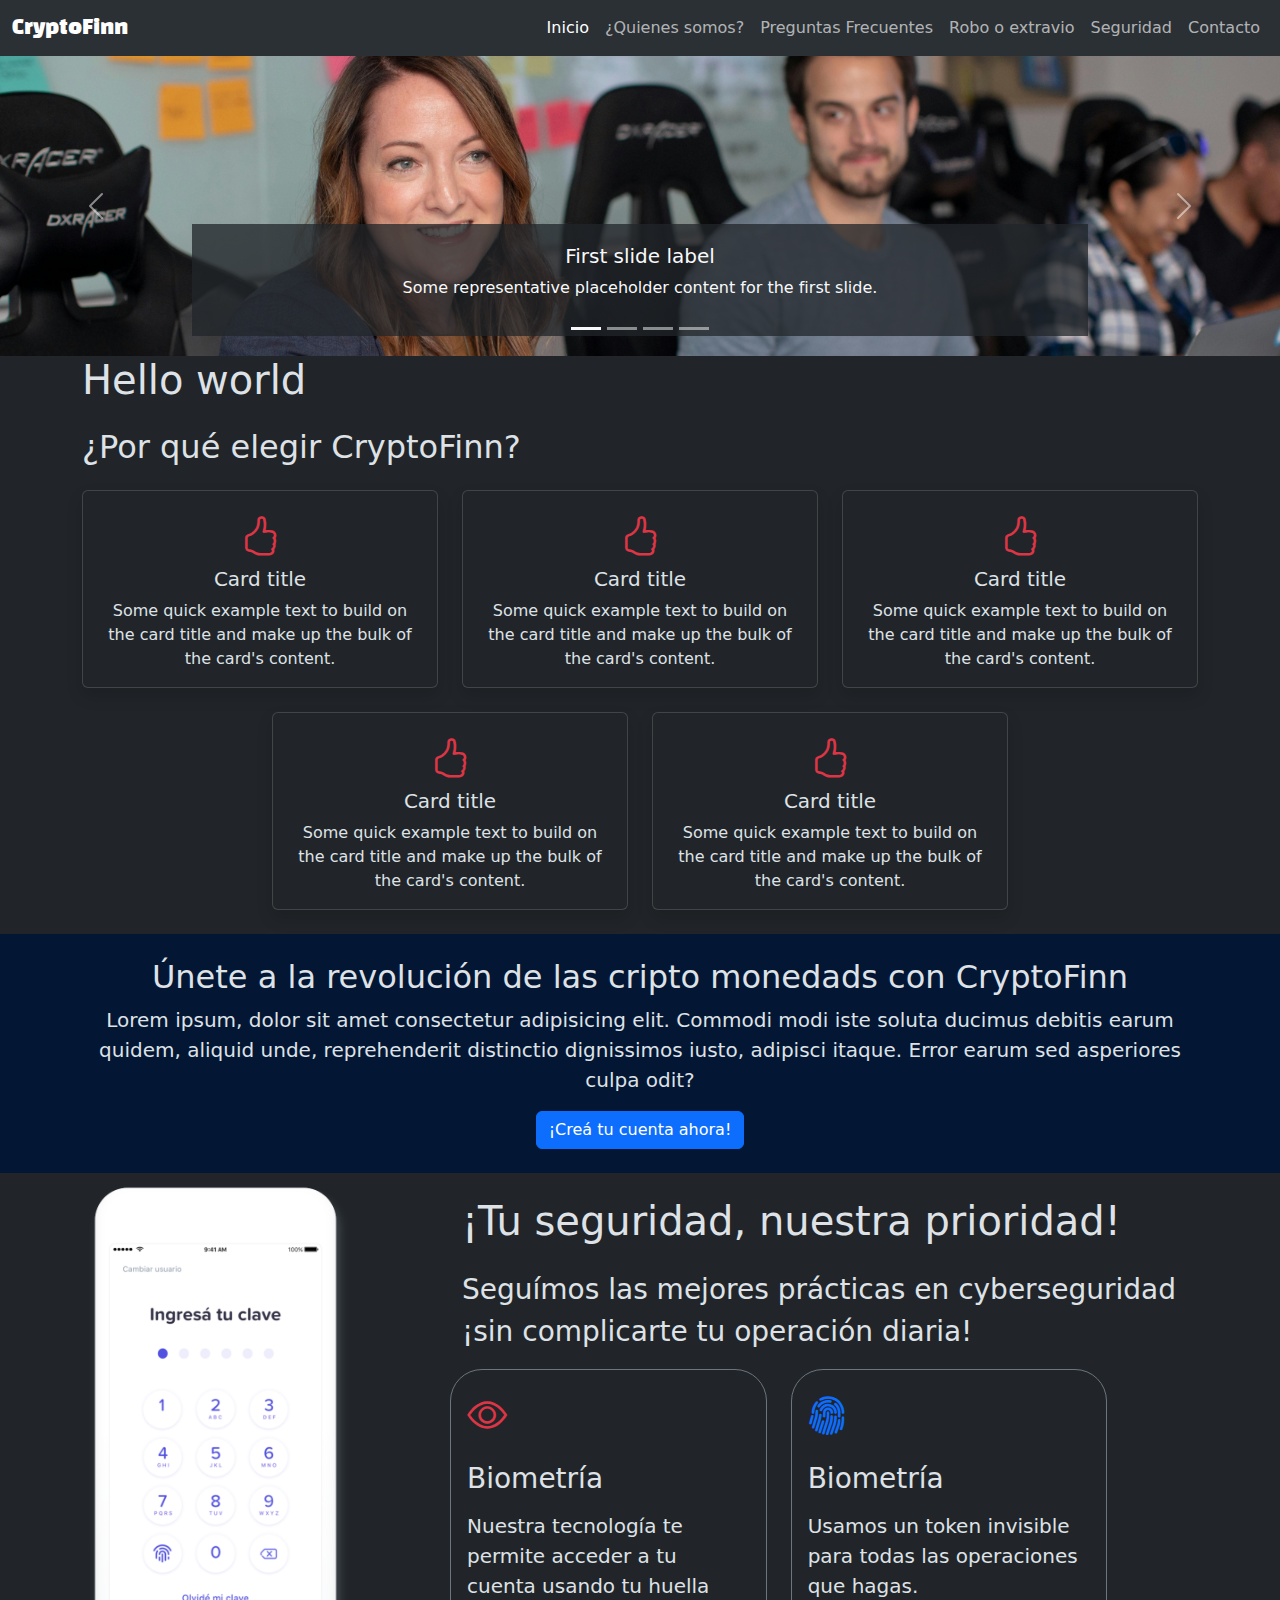
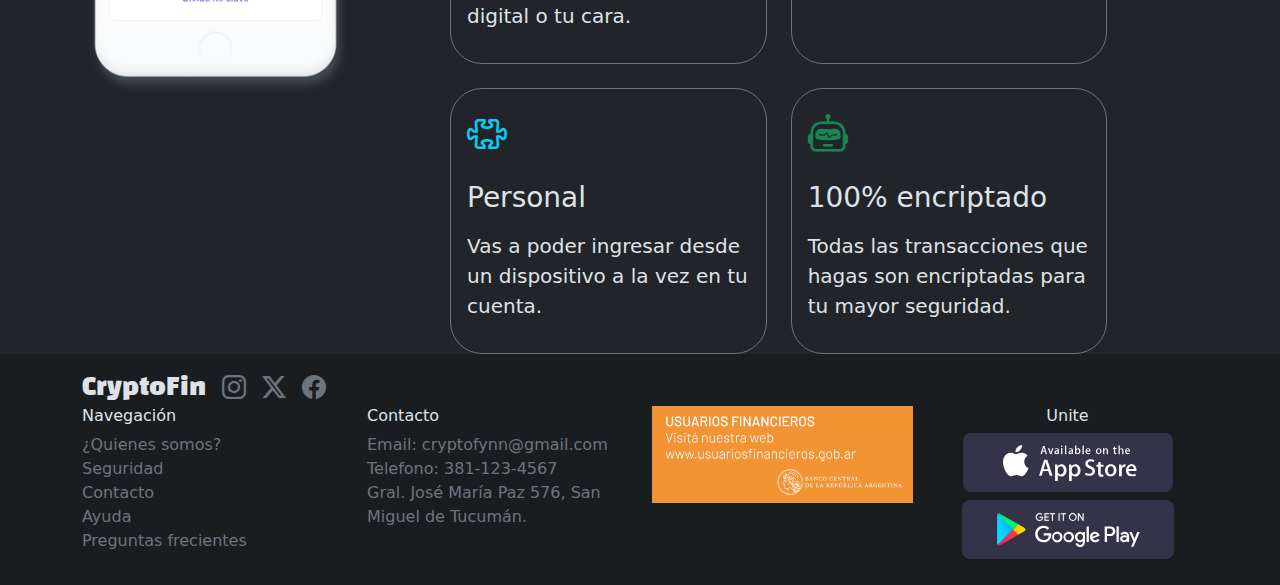
<file: index.html>
<!DOCTYPE html>
<html lang="es" data-bs-theme="dark">

<head>
  <meta charset="UTF-8">
  <meta name="viewport" content="width=device-width, initial-scale=1.0">
  <meta name="keywords" content="Crypto venta compra">
  <link rel="stylesheet" href="/css/bootstrap.min.css">
  <link rel="stylesheet" href="/css/style.css">
  <title>CryptoFinn</title>
</head>

<body>
  <header>
    <nav class="navbar navbar-expand-lg bg-body-tertiary">
      <div class="container-fluid">
        <a class="navbar-brand marca" href="#">CryptoFinn</a>
        <button class="navbar-toggler" type="button" data-bs-toggle="collapse" data-bs-target="#navbarSupportedContent"
          aria-controls="navbarSupportedContent" aria-expanded="false" aria-label="Toggle navigation">
          <span class="navbar-toggler-icon"></span>
        </button>
        <div class="collapse navbar-collapse" id="navbarSupportedContent">
          <ul class="navbar-nav ms-auto mb-2 mb-lg-0">
            <li class="nav-item">
              <a class="nav-link active" aria-current="page" href="#">Inicio</a>
            </li>
            <li class="nav-item">
              <a class="nav-link" href="/pages/quienesSomos.html">¿Quienes somos?</a>
            </li>
            <li class="nav-item">
              <a class="nav-link" href="/pages/preguntasfrecuentes.html">Preguntas Frecuentes</a>
            </li>
            <li class="nav-item">
              <a class="nav-link" href="#">Robo o extravio</a>
            </li>
            <li class="nav-item">
              <a class="nav-link href" href="/pages/error404.html">Seguridad</a>
            </li>
            <li class="nav-item">
              <a class="nav-link href" href="./pages/contacto.html">Contacto</a>
            </li>
        </div>
    </nav>
  </header>
  <main>
    <section id="carouselCryptoFinn" class="carousel slide">
      <div class="carousel-indicators">
        <button type="button" data-bs-target="#carouselCryptoFinn" data-bs-slide-to="0" class="active bg-light"
          aria-current="true" aria-label="Slide 1"></button>
        <button type="button" data-bs-target="#carouselCryptoFinn" data-bs-slide-to="1" aria-label="Slide 2"
          class="bg-light"></button>
        <button type="button" data-bs-target="#carouselCryptoFinn" data-bs-slide-to="2" aria-label="Slide 3"
          class="bg-light"></button>
        <button type="button" data-bs-target="#carouselCryptoFinn" data-bs-slide-to="3" aria-label="Slide 3"
          class="bg-light"></button>
      </div>
      <div class="carousel-inner">
        <div class="carousel-item active">
          <img src="/img/banner/atencion.jpg" class="d-block w-100 img-carousel-crypto" alt="...">
          <div class="carousel-caption d-none d-md-block text-light bg-dark bg-opacity-75">
            <h5>First slide label</h5>
            <p>Some representative placeholder content for the first slide.</p>
          </div>
        </div>
        <div class="carousel-item">
          <img src="/img/banner/crypto.jpeg" class="d-block w-100 img-carousel-crypto" alt="...">
          <div class="carousel-caption d-none d-md-block text-light bg-dark bg-opacity-75">
            <h5>Second slide label</h5>
            <p>Some representative placeholder content for the second slide.</p>
          </div>
        </div>
        <div class="carousel-item">
          <img src="/img/banner/inversion.jpg" class="d-block w-100 img-carousel-crypto" alt="Imagen de inversion">
          <div class="carousel-caption d-none d-md-block text-light bg-dark bg-opacity-75">
            <h5>Second slide label</h5>
            <p>Some representative placeholder content for the second slide.</p>
          </div>
        </div>
        <div class="carousel-item">
          <img src="/img/banner/dolar.jpg" class="d-block w-100 img-carousel-crypto" alt="...">
          <div class="carousel-caption d-none d-md-block text-light bg-dark bg-opacity-75">
            <h5>Third slide label</h5>
            <p>Some representative placeholder content for the third slide.</p>
          </div>
        </div>
      </div>
      <button class="carousel-control-prev" type="button" data-bs-target="#carouselCryptoFinn" data-bs-slide="prev">
        <span class="carousel-control-prev-icon" aria-hidden="true"></span>
        <span class="visually-hidden">Previous</span>
      </button>
      <button class="carousel-control-next" type="button" data-bs-target="#carouselCryptoFinn" data-bs-slide="next">
        <span class="carousel-control-next-icon" aria-hidden="true"></span>
        <span class="visually-hidden">Next</span>
      </button>
    </section>
    <section class="container">
      <article>
        <h1>Hello world</h1>
      </article>
      <article>
        <h2 class="my-4">¿Por qué elegir CryptoFinn?</h2>
        <div class="row justify-content-center">
          <article class="col-12 col-md-6 col-lg-4 mb-4">
            <div class="card shadow h-100">

              <div class="card-body text-center">
                <i class="bi bi-hand-thumbs-up fs-1 text-danger"></i>
                <h5 class="card-title">Card title</h5>
                <p class="card-text">Some quick example text to build on the card title and make up the bulk of the
                  card's content.</p>
              </div>
            </div>
          </article>
          <article class="col-12 col-md-6 col-lg-4 mb-4">
            <div class="card shadow h-100">

              <div class="card-body text-center">
                <i class="bi bi-hand-thumbs-up fs-1 text-danger"></i>
                <h5 class="card-title">Card title</h5>
                <p class="card-text">Some quick example text to build on the card title and make up the bulk of the
                  card's content.</p>
              </div>
            </div>
          </article>
          <article class="col-12 col-md-6 col-lg-4 mb-4">
            <div class="card shadow h-100">

              <div class="card-body text-center">
                <i class="bi bi-hand-thumbs-up fs-1 text-danger"></i>
                <h5 class="card-title">Card title</h5>
                <p class="card-text">Some quick example text to build on the card title and make up the bulk of the
                  card's content.</p>
              </div>
            </div>
          </article>
          <article class="col-12 col-md-6 col-lg-4 mb-4">
            <div class="card shadow h-100">

              <div class="card-body text-center">
                <i class="bi bi-hand-thumbs-up fs-1 text-danger"></i>
                <h5 class="card-title">Card title</h5>
                <p class="card-text">Some quick example text to build on the card title and make up the bulk of the
                  card's content.</p>
              </div>
            </div>
          </article>
          <article class="col-12 col-md-6 col-lg-4 mb-4">
            <div class="card shadow h-100">
              <div class="card-body text-center">
                <i class="bi bi-hand-thumbs-up fs-1 text-danger"></i>
                <h5 class="card-title">Card title</h5>
                <p class="card-text">Some quick example text to build on the card title and make up the bulk of the
                  card's content.</p>
              </div>
            </div>
          </article>
        </div>
      </article>
    </section>
    <section class="bg-primary-subtle py-4 text-center">
      <div class="container">
        <h2>Únete a la revolución de las cripto monedads con CryptoFinn</h2>
        <p class="lead"> Lorem ipsum, dolor sit amet consectetur adipisicing elit. Commodi modi iste soluta ducimus
          debitis earum quidem, aliquid unde, reprehenderit distinctio dignissimos iusto, adipisci itaque. Error earum
          sed asperiores culpa odit?</p>
        <button class="btn btn-primary" type="button" data-bs-toggle="modal" data-bs-target="#Modalcrearcuenta">¡Creá tu
          cuenta ahora!</button>
      </div>
    </section>

    <section class="container">
      <div class="row">
        <div class="col-4">
          <img src="/img/iphone-illustration-sec.png" alt="Ilustracion iPhone" class="w-75">
        </div>
        <div class="col-8 mt-4">
          <h2 class="fs-1">¡Tu seguridad, nuestra prioridad!</h2>
          <p class="lead mt-4 fs-3"> Seguímos las mejores prácticas en cyberseguridad ¡sin complicarte tu operación diaria!</p>
          <!-- Cards iPhone -->
         <div class="row">
            <div class="col-5 border border-secondary rounded-5 p-3 me-4 mb-4">
              <i class="bi bi-eye text-danger fs-1"></i>
              <h3 class="my-3">Biometría</h3>
              <p class="lead">Nuestra tecnología te permite acceder a tu cuenta usando tu huella digital o tu cara.</p>
            </div>

            <div class="col-5 border border-secondary rounded-5 p-3 mb-4">
              <i class="bi bi-fingerprint text-primary fs-1"></i>
              <h3 class="my-3">Biometría</h3>
              <p class="lead">Usamos un token invisible para todas las operaciones que hagas.</p>
            </div>

               <!-- Cards iPhone2 -->
          <div class="col-5 border border-secondary rounded-5 p-3 me-4">
            <i class="bi bi-puzzle text-info fs-1"></i> 
            <h3 class="my-3">Personal</h3>
            <p class="lead">Vas a poder ingresar desde un dispositivo a la vez en tu cuenta.</p>
          </div>

          <div class="col-5 border border-secondary rounded-5 p-3">
            <i class="bi bi-robot text-success fs-1"></i>
            <h3 class="my-3">100% encriptado</h3>
            <p class="lead">Todas las transacciones que hagas son encriptadas para tu mayor seguridad.</p>
          </div>

          </div>

        </div>

    </section>

  </main>
  <!-- Modal  creá tu cuenta-->
  <div class="modal fade" id="Modalcrearcuenta" tabindex="-1" aria-labelledby="ModalcrearcuentaLabel"
    aria-hidden="true">
    <div class="modal-dialog">
      <div class="modal-content">
        <div class="modal-header">
          <h2 class="modal-title fs-5" id="ModalcrearcuentaLabel">¡Creá tu cuenta!</h2>
          <button type="button" class="btn-close" data-bs-dismiss="modal" aria-label="Close"></button>
        </div>
        <div class="modal-body">
          <p>Completá los siguientes datos para crear tu cuenta:</p>
          <form>
            <div class="mb-3">
              <label for="apellido" class="w-100 mb-2">Nombre y Apellido:</label>
              <input type="text" class="w-100 border rounded-2 p-2 bg-light-subtle" minlength="3" maxlength="40"
                placeholder="Ej: Juan Perez" id="apellido" required />
            </div>
            <div class="mb-3">
              <label for="email">Email</label>
              <input type="email" class="w-100 border rounded-2 p-2 bg-light-subtle"
                placeholder="Ej: juanperez@mail.com" id="email" minlength="8" maxlength="350" required />
            </div>
            <div class="mb-3">
              <label for="exampleInputPassword1" class="form-label">Creá una contraseña:</label>
              <input type="password" class="form-control bg-light-subtle" id="exampleInputPassword1">
            </div>
            <div class="mb-3">
              <label for="exampleInputPassword1" class="form-label">Repetí la contraseña:</label>
              <input type="password" class="form-control bg-light-subtle" id="exampleInputPassword1">
            </div>
          </form>
        </div>
        <div class="modal-footer">
          <button type="button" class="btn btn-primary">¡Enviar!</button>
        </div>
      </div>
    </div>
  </div>
  <footer class="bg-dark-subtle py-3">
    <div class="container">
      <div class="d-flex gap-3 justify-content-center justify-content-md-start">
        <h4 class="marca mb-0 align-self-center">CryptoFin</h4>
        <a href="#" class="link-secondary"><i class="bi bi-instagram fs-4"></i></a>
        <a href="#" class="link-secondary"><i class="bi bi-twitter-x fs-4"></i></a>
        <a href="#" class="link-secondary"><i class="bi bi-facebook fs-4"></i></a>
      </div>
      <div class="row">
        <article class="col-12 col-md-6  col-lg-3 text-center text-md-start">
          <h6>Navegación</h6>
          <ul class="list-unstyled">
            <li><a href="/pages/quienesSomos.html"
                class="link-secondary link-underline-opacity-0 link-secondary link-underline-opacity-100-hover">¿Quienes
                somos?</a></li>
            <li><a href="/pages/seguridad.html"
                class="link-secondary link-underline-opacity-0 link-secondary link-underline-opacity-100-hover">Seguridad</a>
            </li>
            <li><a href="/pages/contacto.html"
                class="link-secondary link-underline-opacity-0 link-secondary link-underline-opacity-100-hover">Contacto</a>
            </li>
            <li><a href="/pages/error404.html"
                class="link-secondary link-underline-opacity-0 link-secondary link-underline-opacity-100-hover">Ayuda</a>
            </li>
            <li><a href="/pages/preguntasfrecuentes.html"
                class="link-secondary link-underline-opacity-0 link-secondary link-underline-opacity-100-hover">Preguntas
                frecientes</a></li>
          </ul>
        </article>
        <article class="col-12 col-md-6 col-lg-3 list-unstyled text-center text-md-start">
          <h6>Contacto</h6>
          <li><a href="/pages/error404.html"
              class="link-secondary link-underline-opacity-0 link-secondary link-underline-opacity-100-hover">Email:
              cryptofynn@gmail.com</a></li>
          <li><a href="/pages/error404.html"
              class="link-secondary link-underline-opacity-0 link-secondary link-underline-opacity-100-hover">Telefono:
              381-123-4567</a></li>
          <li><a href="https://maps.app.goo.gl/CZ43nJzTRwLUDtMo9" target="_blank"
              class="link-secondary link-underline-opacity-0 link-secondary link-underline-opacity-100-hover">Gral. José
              María Paz 576, San Miguel de Tucumán.</a></li>
        </article>
        <article class="col-12 col-md-6 col-lg-3 text-center">
          <a href="/pages/error404.html"> <img src="/img/usuariosfinancieros.png"
              alt="Logo usuarios financieros Banco Central" class="w-100"></a>
        </article>
        <article class="col-12 col-md-6 col-lg-3 text-center">
          <h6>Unite</h6>
          <a href="/pages/error404.html"></a>
          <img src="/img/badge-apple-store.svg" alt="Apple Store" class="mb-2"> <img src="/img/google-play-badge-bb.svg"
            alt="Google Playy">
        </article>

      </div>
    </div>
  </footer>
  <script src="./js/bootstrap.min.js"></script>
</body>

</html>
</file>
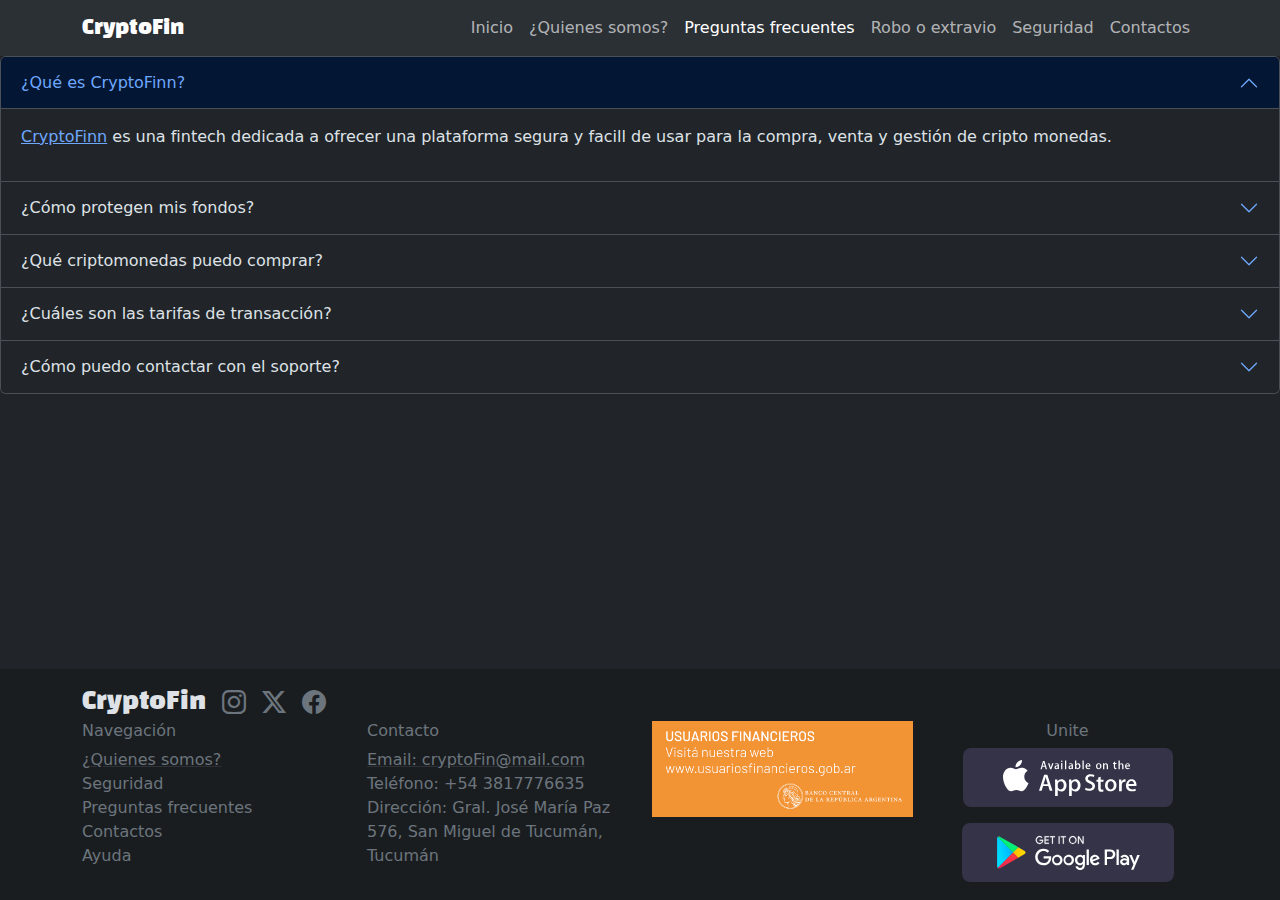
<file: pages/preguntasfrecuentes.html>
<!DOCTYPE html>
<html lang="es" data-bs-theme="dark">
    <head>
        <meta charset="UTF-8">
        <meta name="viewport" content="width=device-width, initial-scale=1.0">
        <meta name="keywords" content="Crypto venta compra">
        <link rel="stylesheet" href="/css/bootstrap.min.css">
        <link rel="stylesheet" href="/css/style.css">
        <title>CryptoFinn</title>
      </head>
      <body>
        <header> 
        <nav class="navbar navbar-expand-lg bg-body-tertiary">
            <div class="container">
              <a class="navbar-brand marca" href="../index.html">CryptoFin</a>
              <button
                class="navbar-toggler"
                type="button"
                data-bs-toggle="collapse"
                data-bs-target="#navbarSupportedContent"
                aria-controls="navbarSupportedContent"
                aria-expanded="false"
                aria-label="Toggle navigation"
              >
                <span class="navbar-toggler-icon"></span>
              </button>
              <div class="collapse navbar-collapse" id="navbarSupportedContent">
                <ul class="navbar-nav ms-auto mb-2 mb-lg-0">
                  <li class="nav-item">
                    <a class="nav-link" aria-current="page" href="../index.html"
                      >Inicio</a
                    >
                  </li>
                  <li class="nav-item">
                    <a class="nav-link" href="./quienesSomos.html"
                      >¿Quienes somos?</a
                    >
                  </li>
                  <li class="nav-item">
                    <a class="nav-link active" href="./preguntasfrecuentes.html"
                      >Preguntas frecuentes</a
                    >
                  </li>
                  <li class="nav-item">
                    <a class="nav-link" href="./error404.html">Robo o extravio</a>
                  </li>
                  <li class="nav-item">
                    <a class="nav-link" href="./seguridad.html">Seguridad</a>
                  </li>
                  <li class="nav-item">
                    <a class="nav-link" href="./contacto.html">Contactos</a>
                  </li>
                </ul>
              </div>
            </div>
          </nav> </header>
          <main>
            <section>
                <div class="accordion" id="accordionExample">
                    <div class="accordion-item">
                      <h2 class="accordion-header">
                        <button class="accordion-button" type="button" data-bs-toggle="collapse" data-bs-target="#collapseOne" aria-expanded="true" aria-controls="collapseOne">
                          ¿Qué es CryptoFinn?
                        </button>
                      </h2>
                      <div id="collapseOne" class="accordion-collapse collapse show" data-bs-parent="#accordionExample">
                        <div class="accordion-body">
                            <p><a href="../index.html">CryptoFinn</a> es una  fintech dedicada a ofrecer una plataforma segura y facill de usar para la compra, venta y gestión  de cripto monedas.</p>
                        </div>
                      </div>
                    </div>
                    <div class="accordion-item">
                      <h2 class="accordion-header">
                        <button class="accordion-button collapsed" type="button" data-bs-toggle="collapse" data-bs-target="#collapseTwo" aria-expanded="false" aria-controls="collapseTwo">
                         ¿Cómo protegen mis fondos?
                        </button>
                      </h2>
                      <div id="collapseTwo" class="accordion-collapse collapse" data-bs-parent="#accordionExample">
                        <div class="accordion-body">
                         <p>Utilizamos medidas de seguridad de nivel bancario, incluyendo autenticación de dos factores y encriptación avanzada, para proteger tus activos</p>
                        </div>
                      </div>
                    </div>
                    <div class="accordion-item">
                      <h2 class="accordion-header">
                        <button class="accordion-button collapsed" type="button" data-bs-toggle="collapse" data-bs-target="#collapseThree" aria-expanded="false" aria-controls="collapseThree">
                       ¿Qué criptomonedas puedo comprar?
                        </button>
                      </h2>
                      <div id="collapseThree" class="accordion-collapse collapse" data-bs-parent="#accordionExample">
                        <div class="accordion-body">
                          <p>Ofrecemos una amplia varidad de criptomonedas, incluyendo Bitcoin, Ethereum, Litecoin y muchas más.</p>
                        </div>
                      </div>
                    </div>
                    <div class="accordion-item">
                        <h2 class="accordion-header">
                          <button class="accordion-button collapsed" type="button" data-bs-toggle="collapse" data-bs-target="#collapseFour" aria-expanded="false" aria-controls="collapseFour">
                           ¿Cuáles son las tarifas de transacción?
                          </button>
                        </h2>
                        <div id="collapseFour" class="accordion-collapse collapse" data-bs-parent="#accordionExample">
                          <div class="accordion-body">
                           <p>Nuestras tarifas son competitivas y transparentes. Consulta nuestra página de tarifas para más detalles.</p>
                          </div>
                        </div>
                      </div>
                      <div class="accordion-item">
                        <h2 class="accordion-header">
                          <button class="accordion-button collapsed" type="button" data-bs-toggle="collapse" data-bs-target="#collapseFive" aria-expanded="false" aria-controls="collapseFive">
                           ¿Cómo puedo contactar con el soporte?
                          </button>
                        </h2>
                        <div id="collapseFive" class="accordion-collapse collapse" data-bs-parent="#accordionExample">
                          <div class="accordion-body">
                           <p>Nuestro equipo de soporte está disponible 24/7 a través de nuestro chat en vivo, correo electrónico y teléfono.  </p>
                          </div>
                        </div>
                      </div>
                  </div>
            </section>
          </main>
   
    <footer class="bg-dark-subtle py-3">
        <div class="container">
          <div
            class="d-flex gap-3 justify-content-center justify-content-md-start"
          >
            <h4 class="marca align-self-center mb-0">CryptoFin</h4>
            <a href="#" class="link-secondary"
              ><i class="bi bi-instagram fs-4"></i
            ></a>
            <a href="#" class="link-secondary">
              <i class="bi bi-twitter-x fs-4"></i
            ></a>
            <a href="#" class="link-secondary"
              ><i class="bi bi-facebook fs-4"></i
            ></a>
          </div>
          <div class="row">
            <article class="col-12 col-md-6 col-lg-3 text-center text-md-start">
              <h6 class="text-secondary">Navegación</h6>
              <ul class="list-unstyled">
                <li>
                  <a
                    href="./quienesSomos.html"
                    class="link-secondary link-underline-opacity-25 link-underline-opacity-100-hover"
                    >¿Quienes somos?</a
                  >
                </li>
                <li>
                  <a
                    href="./seguridad.html"
                    class="link-secondary link-underline-opacity-0"
                    >Seguridad</a
                  >
                </li>
                <li>
                  <a
                    href="./preguntasFrecuentes.html"
                    class="link-secondary link-underline-opacity-0"
                    >Preguntas frecuentes</a
                  >
                </li>
                <li>
                  <a
                    href="./contactos.html"
                    class="link-secondary link-underline-opacity-0"
                    >Contactos</a
                  >
                </li>
                <li>
                  <a
                    href="./error404.html"
                    class="link-secondary link-underline-opacity-0"
                    >Ayuda</a
                  >
                </li>
              </ul>
            </article>
            <article class="col-12 col-md-6 col-lg-3 text-center text-md-start">
              <h6 class="text-secondary">Contacto</h6>
              <ul class="list-unstyled">
                <li>
                  <a
                    href="./error404.html"
                    class="link-secondary link-underline-opacity-25 link-underline-opacity-100-hover"
                    >Email: cryptoFin@mail.com</a
                  >
                </li>
                <li>
                  <a
                    href="./error404.html"
                    class="link-secondary link-underline-opacity-0"
                    >Teléfono: +54 3817776635</a
                  >
                </li>
                <li>
                  <a
                    href="https://maps.app.goo.gl/gf4MW3TFYr9LGLHT8"
                    target="_blank"
                    class="link-secondary link-underline-opacity-0"
                    >Dirección: Gral. José María Paz 576, San Miguel de Tucumán,
                    Tucumán</a
                  >
                </li>
              </ul>
            </article>
            <article class="col-12 col-md-6 col-lg-3">
              <a href="./error404.html">
                <img
                  src="../img/usuariosfinancieros.png"
                  alt="Logo usuarios financieros Banco Central"
                  class="w-100 mb-3"
                />
              </a>
            </article>
            <article class="col-12 col-md-6 col-lg-3 text-center">
              <h6 class="text-secondary">Unite</h6>
  
              <a href="./error404.html"
                ><img
                  src="../img/badge-apple-store.svg"
                  alt="Logo Apple Store"
                  class="mb-3"
              /></a>
              <a href="./pages/error404.html"
                ><img
                  src="../img/google-play-badge-bb.svg"
                  alt="Logo google play"
              /></a>
            </article>
          </div>
        </div>
      </footer>
      <script src="../js/bootstrap.min.js"> </script>
</body>

</html>
</file>
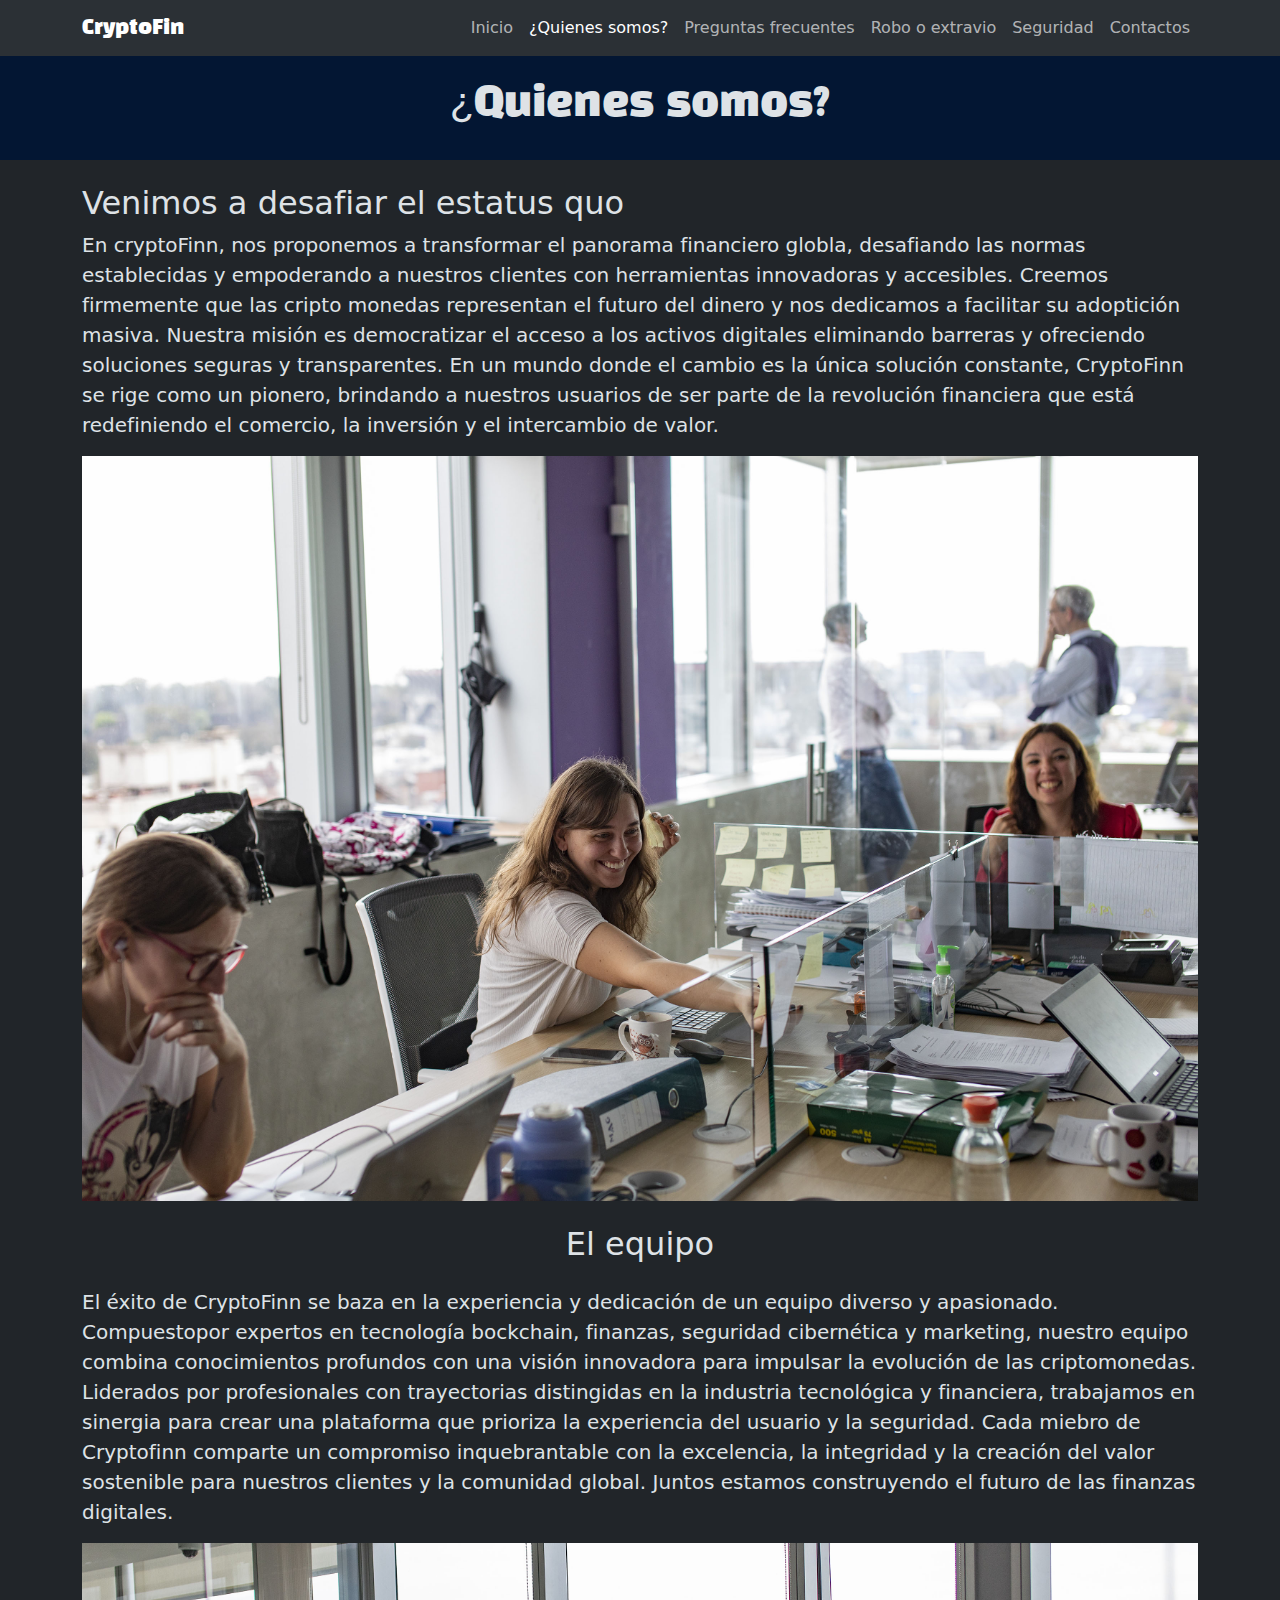
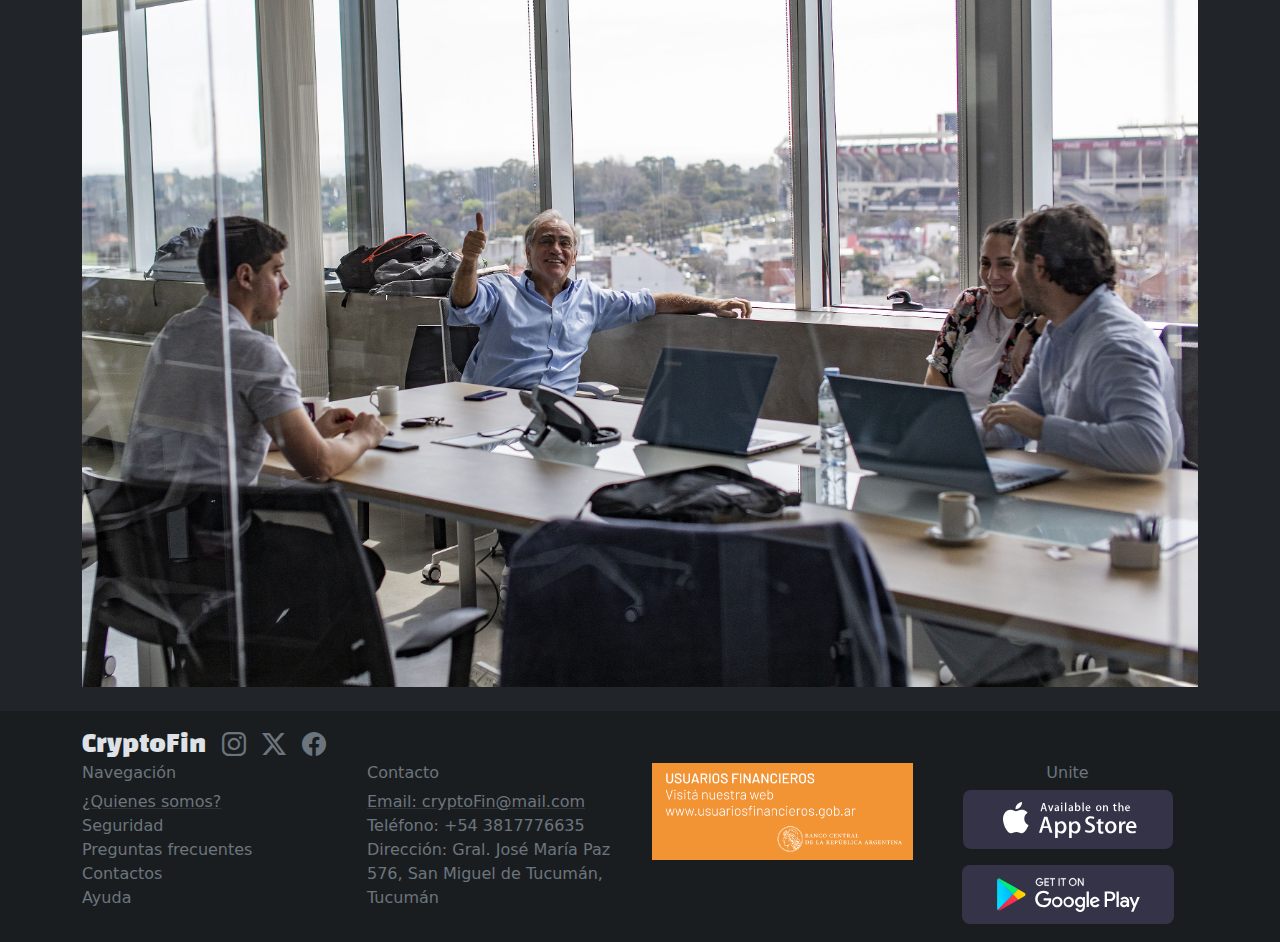
<file: pages/quienesSomos.html>
<!DOCTYPE html>
<html lang="es" data-bs-theme="dark">
    <head>
        <meta charset="UTF-8">
        <meta name="viewport" content="width=device-width, initial-scale=1.0">
        <meta name="keywords" content="Crypto venta compra">
        <link rel="stylesheet" href="/css/bootstrap.min.css">
        <link rel="stylesheet" href="/css/style.css">
        <title>CryptoFinn</title>
      </head>
<body> <header> 
    <nav class="navbar navbar-expand-lg bg-body-tertiary">
        <div class="container">
          <a class="navbar-brand marca" href="../index.html">CryptoFin</a>
          <button
            class="navbar-toggler"
            type="button"
            data-bs-toggle="collapse"
            data-bs-target="#navbarSupportedContent"
            aria-controls="navbarSupportedContent"
            aria-expanded="false"
            aria-label="Toggle navigation"
          >
            <span class="navbar-toggler-icon"></span>
          </button>
          <div class="collapse navbar-collapse" id="navbarSupportedContent">
            <ul class="navbar-nav ms-auto mb-2 mb-lg-0">
              <li class="nav-item">
                <a class="nav-link" aria-current="page" href="../index.html"
                  >Inicio</a
                >
              </li>
              <li class="nav-item">
                <a class="nav-link active" href="./quienesSomos.html"
                  >¿Quienes somos?</a
                >
              </li>
              <li class="nav-item">
                <a class="nav-link" href="./preguntasfrecuentes.html"
                  >Preguntas frecuentes</a
                >
              </li>
              <li class="nav-item">
                <a class="nav-link" href="./error404.html">Robo o extravio</a>
              </li>
              <li class="nav-item">
                <a class="nav-link" href="./seguridad.html">Seguridad</a>
              </li>
              <li class="nav-item">
                <a class="nav-link" href="./contacto.html">Contactos</a>
              </li>
            </ul>
          </div>
        </div>
      </nav> </header>
    

      <main>
        <section class="bg-primary-subtle py-4"> 
            <h1 class="text-center marca">¿Quienes somos? </h1>
        </section>
         <section class="container my-4">
            <h2>Venimos a desafiar el estatus quo </h2>
            <p class="lead">En cryptoFinn, nos proponemos a transformar el panorama financiero globla, desafiando las normas establecidas y empoderando a nuestros clientes con herramientas innovadoras y accesibles. Creemos firmemente que las cripto monedas representan el futuro del dinero y nos dedicamos a facilitar su adoptición masiva. Nuestra misión es democratizar el acceso a los activos digitales eliminando barreras y ofreciendo soluciones seguras y transparentes. En un mundo donde el cambio es la única solución constante, CryptoFinn se rige como un pionero, brindando a nuestros usuarios  de ser parte de la revolución  financiera  que está redefiniendo  el comercio, la inversión y el intercambio de valor.</p>
            <img src="../img/quienes-somos/us1.jpg" class="img-fluid" alt="Reunión de equipo">
            <h2 class="text-center my-4">El equipo</h2>
            <p class="lead">El éxito de CryptoFinn se baza en la experiencia y dedicación de un equipo diverso y apasionado. Compuestopor expertos en tecnología bockchain, finanzas, seguridad cibernética y marketing, nuestro equipo combina conocimientos profundos con una visión innovadora para impulsar la evolución de las criptomonedas. Liderados por profesionales con trayectorias distingidas en la industria tecnológica y financiera, trabajamos en sinergia para crear una plataforma que prioriza  la experiencia del usuario y la seguridad. Cada miebro de Cryptofinn comparte un compromiso inquebrantable con la excelencia, la integridad y la creación del valor sostenible para nuestros clientes y la comunidad global. Juntos estamos construyendo el futuro  de las finanzas digitales.</p>
            <img src="../img/quienes-somos/us3.jpg" alt="Reunión de equipo" class="img-fluid">
        </section>
      </main>
</body>
<footer class="bg-dark-subtle py-3">
  <div class="container">
    <div
      class="d-flex gap-3 justify-content-center justify-content-md-start"
    >
      <h4 class="marca align-self-center mb-0">CryptoFin</h4>
      <a href="#" class="link-secondary"
        ><i class="bi bi-instagram fs-4"></i
      ></a>
      <a href="#" class="link-secondary">
        <i class="bi bi-twitter-x fs-4"></i
      ></a>
      <a href="#" class="link-secondary"
        ><i class="bi bi-facebook fs-4"></i
      ></a>
    </div>
    <div class="row">
      <article class="col-12 col-md-6 col-lg-3 text-center text-md-start">
        <h6 class="text-secondary">Navegación</h6>
        <ul class="list-unstyled">
          <li>
            <a
              href="./quienesSomos.html"
              class="link-secondary link-underline-opacity-25 link-underline-opacity-100-hover"
              >¿Quienes somos?</a
            >
          </li>
          <li>
            <a
              href="./seguridad.html"
              class="link-secondary link-underline-opacity-0"
              >Seguridad</a
            >
          </li>
          <li>
            <a
              href="./preguntasFrecuentes.html"
              class="link-secondary link-underline-opacity-0"
              >Preguntas frecuentes</a
            >
          </li>
          <li>
            <a
              href="./contactos.html"
              class="link-secondary link-underline-opacity-0"
              >Contactos</a
            >
          </li>
          <li>
            <a
              href="./error404.html"
              class="link-secondary link-underline-opacity-0"
              >Ayuda</a
            >
          </li>
        </ul>
      </article>
      <article class="col-12 col-md-6 col-lg-3 text-center text-md-start">
        <h6 class="text-secondary">Contacto</h6>
        <ul class="list-unstyled">
          <li>
            <a
              href="./error404.html"
              class="link-secondary link-underline-opacity-25 link-underline-opacity-100-hover"
              >Email: cryptoFin@mail.com</a
            >
          </li>
          <li>
            <a
              href="./error404.html"
              class="link-secondary link-underline-opacity-0"
              >Teléfono: +54 3817776635</a
            >
          </li>
          <li>
            <a
              href="https://maps.app.goo.gl/gf4MW3TFYr9LGLHT8"
              target="_blank"
              class="link-secondary link-underline-opacity-0"
              >Dirección: Gral. José María Paz 576, San Miguel de Tucumán,
              Tucumán</a
            >
          </li>
        </ul>
      </article>
      <article class="col-12 col-md-6 col-lg-3">
        <a href="./error404.html">
          <img
            src="../img/usuariosfinancieros.png"
            alt="Logo usuarios financieros Banco Central"
            class="w-100 mb-3"
          />
        </a>
      </article>
      <article class="col-12 col-md-6 col-lg-3 text-center">
        <h6 class="text-secondary">Unite</h6>

        <a href="./error404.html"
          ><img
            src="../img/badge-apple-store.svg"
            alt="Logo Apple Store"
            class="mb-3"
        /></a>
        <a href="./pages/error404.html"
          ><img
            src="../img/google-play-badge-bb.svg"
            alt="Logo google play"
        /></a>
      </article>
    </div>
  </div>
</footer>
</html>
</file>
<file: css/style.css>
@import url("https://cdn.jsdelivr.net/npm/bootstrap-icons@1.11.3/font/bootstrap-icons.min.css");

@font-face {
  font-family: "BlackHanSans";
  src: url("../Fonts/BlackHanSans-Regular.ttf");
}
body {
  display: flex;
  flex-direction: column;
  min-height: 100vh;
}
main {
  flex-grow: 1;
}
.marca {
  font-family: "BlackHanSans", sans-serif;
}
.img-carousel-crypto{
    height: 300px;
    object-fit: cover;
}
.carousel-control-prev-icon, .carousel-control-next-icon{
    filter: none!important;
}
@media (min-width: 768px) and (max-width: 991px){
    .img-carousel-crypto{
        height: 350px;
    }
}
@media (min-width: 992px){
    .img-carousel-crypto{
        height: 500;
        object-position: 100% 30%;
}
}
</file>
